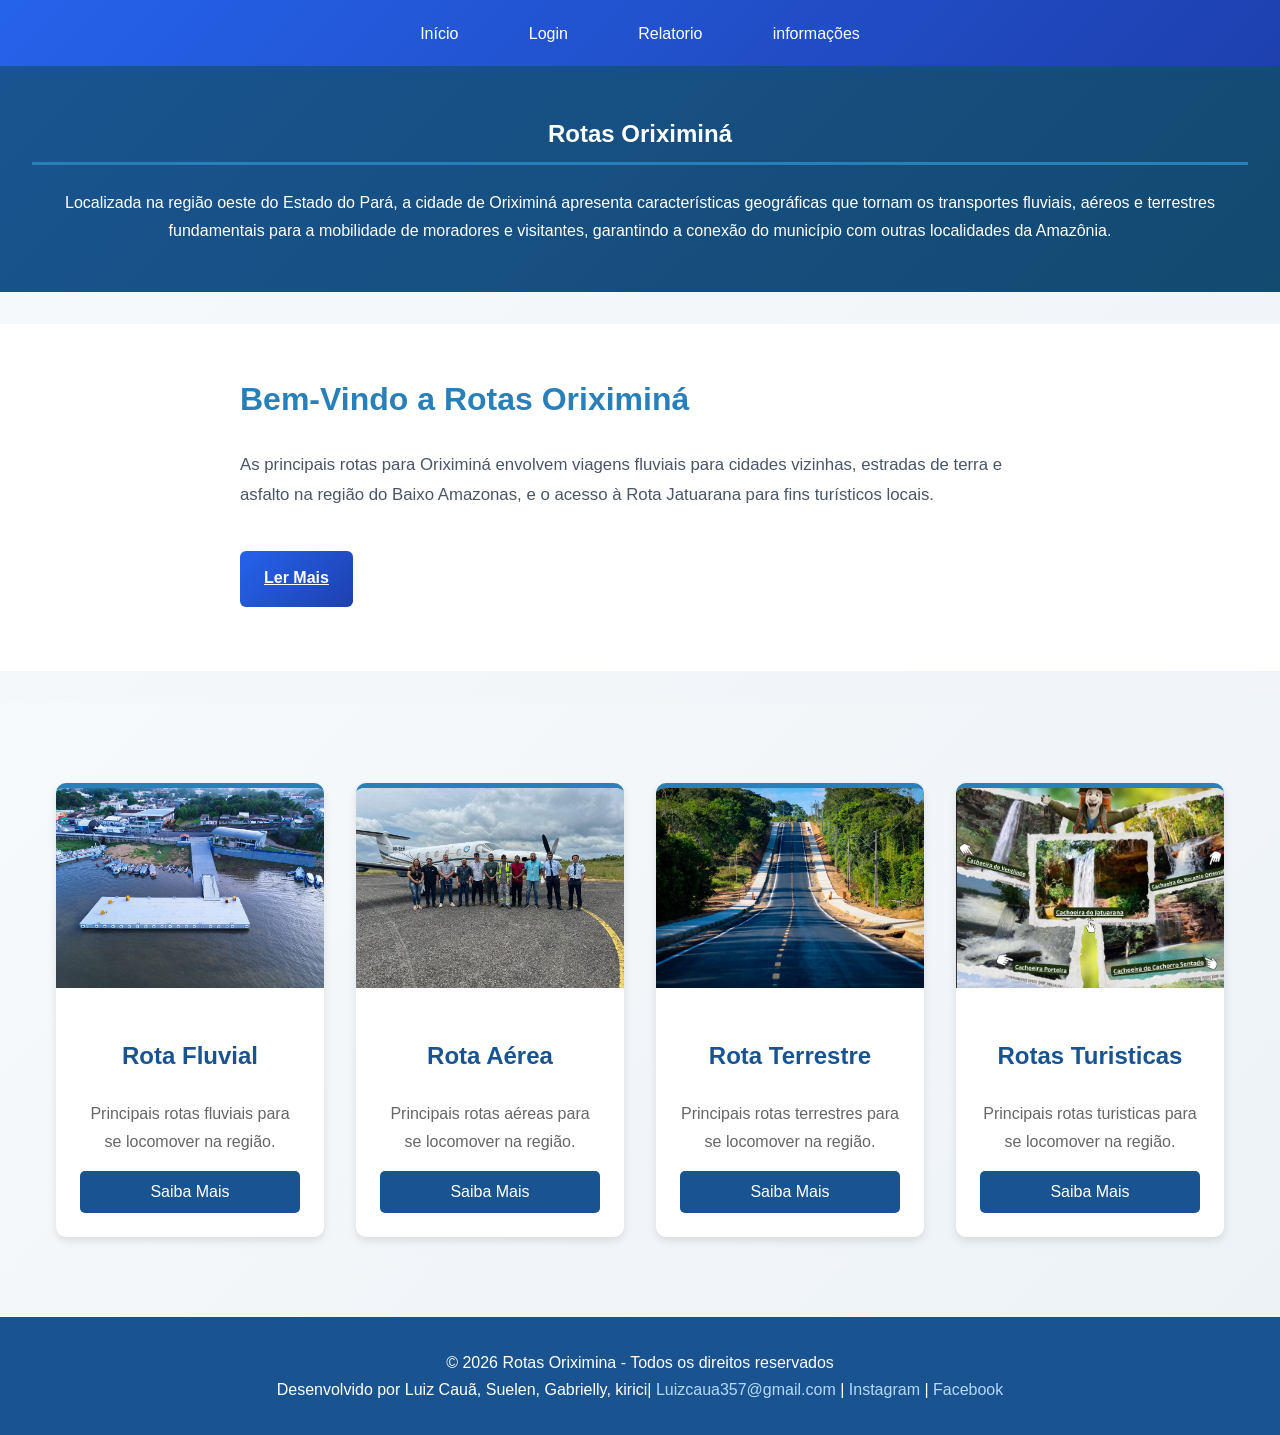
<file: index.html>
<!doctype html>
<html xmlns="http://www.w3.org/1999/xhtml" lang="pt-BR" xml:lang="pt-BR">
    <head>
        <meta charset="utf-8">
        <title>Rotas Oriximina</title>
 <link rel="stylesheet" href="css/style.css">
</head>
<body>
 <header>
    <nav>
        <ul>
            <li><a href="index.html">Início</a></li>
            <li><a href="login.html">Login</a></li>
            <li><a href="relatorio.html">Relatorio</a></li>
             <li><a href="painel.html">informações</a></li>

        </ul>
    </nav>
       </header>
       <section class="banner">
 <h1>Rotas Oriximiná</h1>
    <p>Localizada na região oeste do Estado do Pará, a cidade de Oriximiná apresenta características geográficas que tornam os transportes fluviais, aéreos e terrestres fundamentais para a mobilidade de moradores e visitantes, garantindo a conexão do município com outras localidades da Amazônia.</p>
       </section>
       <div class="about">
            <div class="container">
                <div class="about-content">
                    <div class="section-header">
                        <h2>Bem-Vindo a Rotas Oriximiná</h2>
                    </div>
                    <div class="about-text">
                        <p>
                            As principais rotas para Oriximiná envolvem viagens fluviais para cidades vizinhas, estradas de terra e asfalto na região do Baixo Amazonas, e o acesso à Rota Jatuarana para fins turísticos locais.
                        </p>
                        <a class="btn" href="#cards">Ler Mais</a>
                    </div>
                </div>
            </div>
        </div>

        <section class="cards-section" id="cards">
            <div class="container">
                <section class="cards">
            <article class="card">
                             <img src="img/fluvial.jpg"  lealt="Imagem porto">
                <h2>Rota Fluvial</h2>
                <p>Principais rotas fluviais para se locomover na região.</p>
                <button>Saiba Mais</button>
            </article>

            <article class="card">
                <img src="img/aereo.jpeg" alt="Imagem aeroporto">
                <h2>Rota Aérea</h2>
                <p>Principais rotas aéreas para se locomover na região.</p>
                <button>Saiba Mais</button>
            </article>

            <article class="card">
                <img src="img/terrestre.jpeg" alt="Imagem estrada">
                <h2>Rota Terrestre</h2>
                <p>Principais rotas terrestres para se locomover na região.</p>
                <button>Saiba Mais</button>
            </article>
            <article class="card">
                <img src="img/pontos_turisticos.jpg" alt="Imagem estrada">
                <h2>Rotas Turisticas</h2>
                <p>Principais rotas turisticas para se locomover na região.</p>
                <button>Saiba Mais</button>
            </article>
                </section>
            </div>
        </section>

        <footer>
    <p>
      &copy; 2026 Rotas Oriximina - Todos os direitos reservados<br>
      Desenvolvido por Luiz Cauã, Suelen, Gabrielly, kirici| 
    <a href="mailto:exemplo@educ.edu.br">Luizcaua357@gmail.com</a> |
    <a href="https://www.instagram.com/luiz.cos05/" target="_blank">Instagram</a> |
    <a href="https://www.facebook.com/profile.php?id=100088877208780" target="_blank">Facebook</a>
    </p>
  </footer>
</body>
</html>
</file>
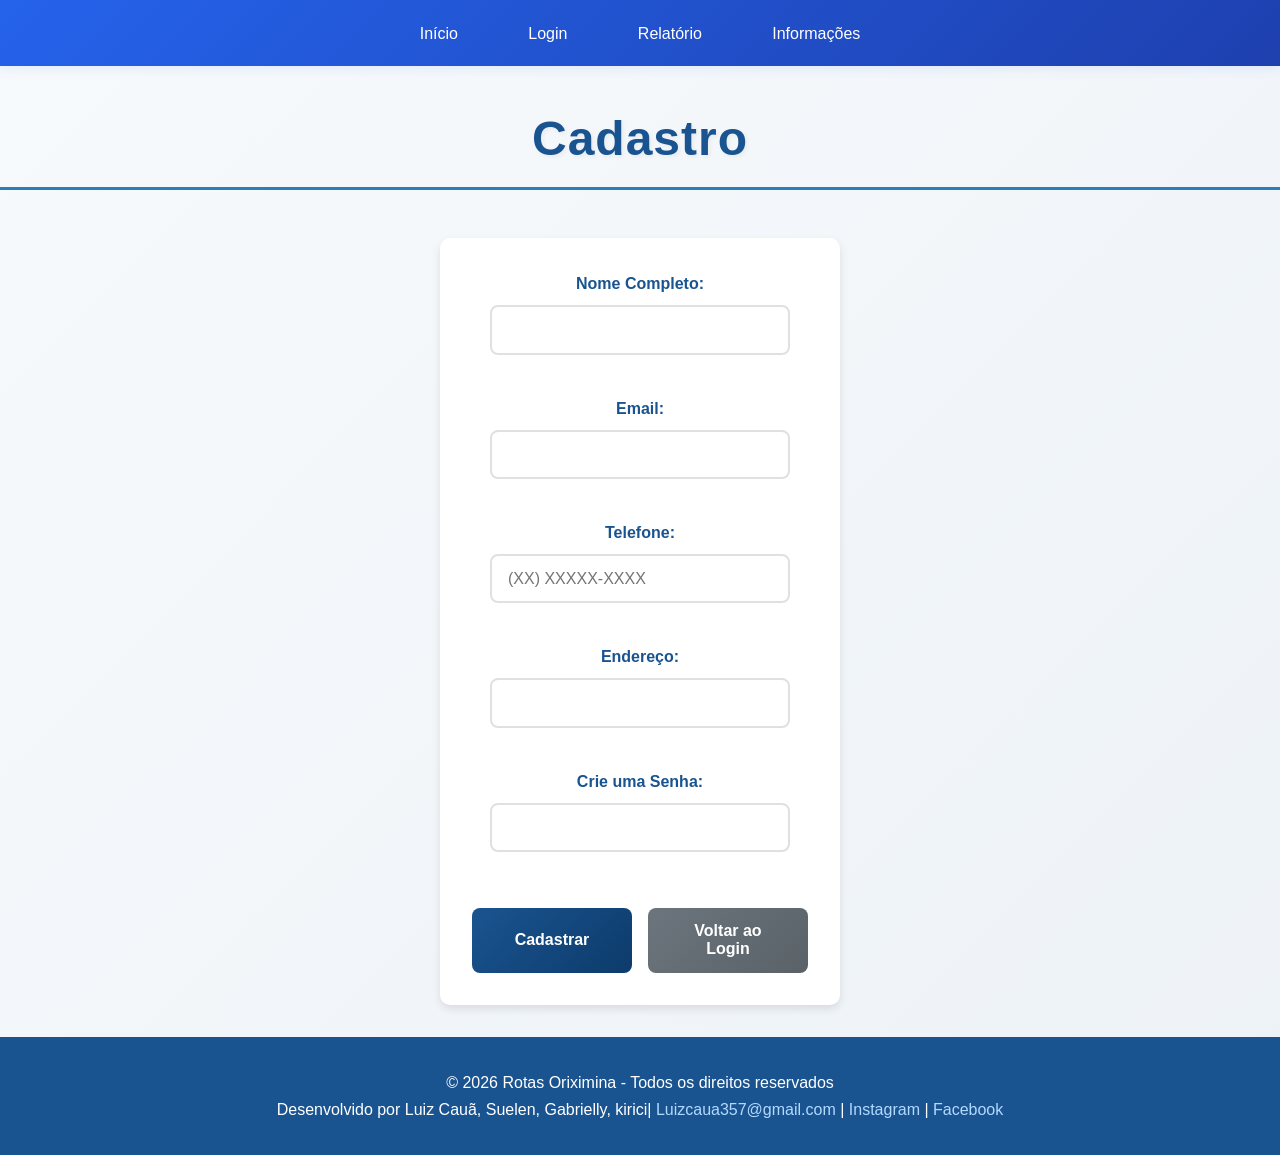
<file: cadastro.html>
<!DOCTYPE html>
<html lang="pt-BR">
<head>
  <meta charset="UTF-8">
  <meta name="viewport" content="width=device-width, initial-scale=1.0">
  <title>Rotas Oriximina - Cadastro</title>
  <link rel="stylesheet" href="css/style.css">
</head>
<body>
  <header>
    <nav>
      <ul>
        <li><a href="index.html">Início</a></li>
        <li><a href="login.html">Login</a></li>
        <li><a href="relatorio.html">Relatório</a></li>
        <li><a href="painel.html">Informações</a></li>
      </ul>
    </nav>
  </header>
 
  <main>
    <h1 class="page-title">Cadastro</h1>
    <div class="form-container">
      <form class="login-form">
        <div class="form-group">
          <label for="nome">Nome Completo:</label>
          <input type="text" id="nome" name="nome" required>
        </div>
        
        <div class="form-group">
          <label for="email">Email:</label>
          <input type="email" id="email" name="email" required>
        </div>

        <div class="form-group">
          <label for="telefone">Telefone:</label>
          <input type="tel" id="telefone" name="telefone" placeholder="(XX) XXXXX-XXXX">
        </div>

        <div class="form-group">
          <label for="endereco">Endereço:</label>
          <input type="text" id="endereco" name="endereco">
        </div>


        <div class="form-group">
          <label for="senha">Crie uma Senha:</label>
          <input type="password" id="password" name="senha" required>
        </div>

        <div class="button-group">
          <button type="submit">Cadastrar</button>
          <button type="button" onclick="window.location.href='login.html'">Voltar ao Login</button>
        </div>
      </form>
    </div>
  </main>

  <footer>
    <p>
      &copy; 2026 Rotas Oriximina - Todos os direitos reservados<br>
      Desenvolvido por Luiz Cauã, Suelen, Gabrielly, kirici| 
    <a href="mailto:exemplo@educ.edu.br">Luizcaua357@gmail.com</a> |
    <a href="https://www.instagram.com/luiz.cos05/" target="_blank">Instagram</a> |
    <a href="https://www.facebook.com/profile.php?id=100088877208780" target="_blank">Facebook</a>
    </p>
  </footer>
</body>
</html>
</file>
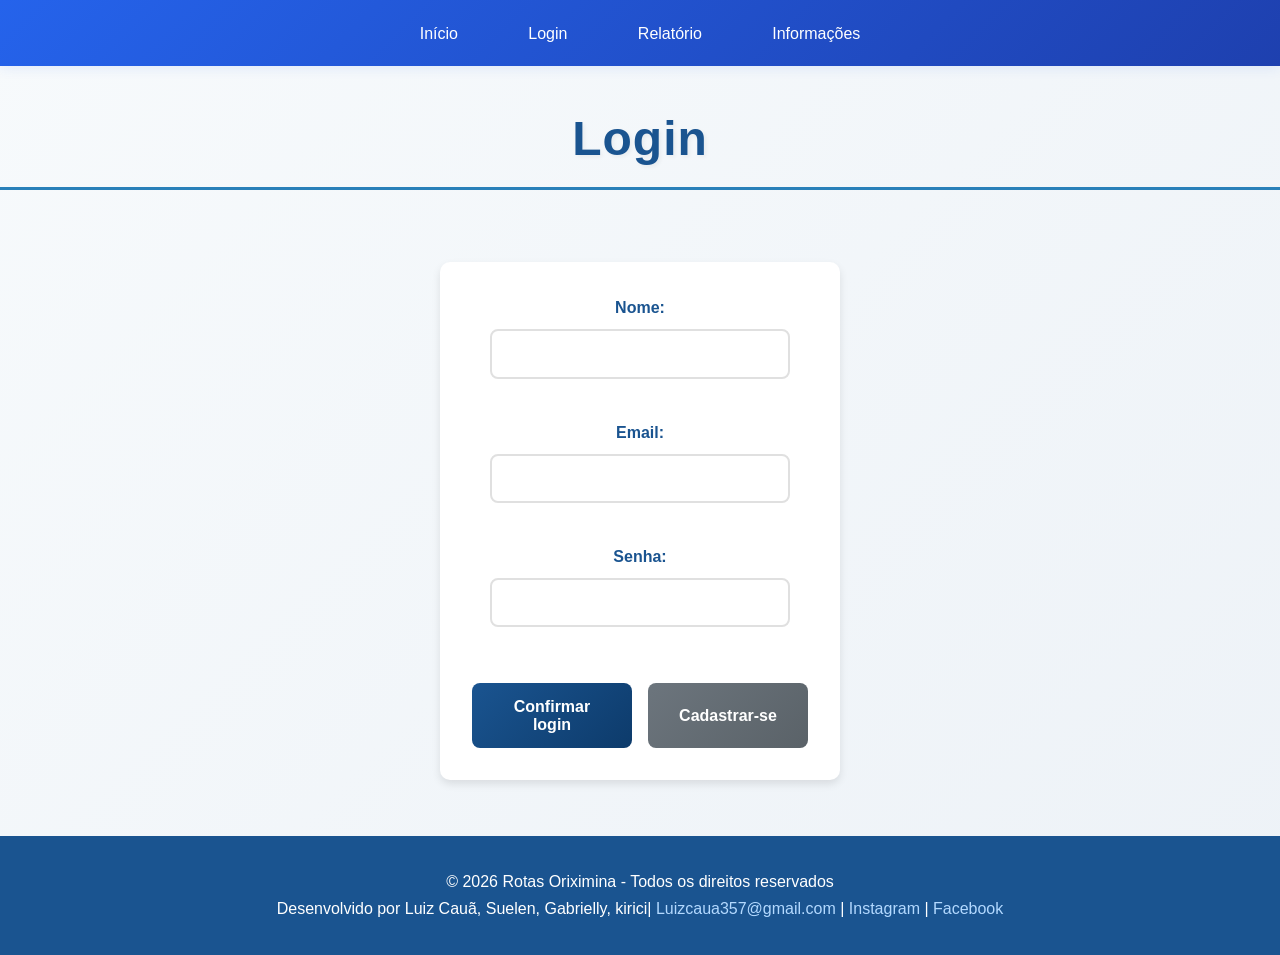
<file: login.html>
<!DOCTYPE html>
<html lang="pt-BR">
<head>
  <meta charset="UTF-8">
  <meta name="viewport" content="width=device-width, initial-scale=1.0">
  <title>Rotas Oriximina - Login</title>
  <link rel="stylesheet" href="css/style.css">
</head>
<body>
  <header>
    <nav>
      <ul>
        <li><a href="index.html">Início</a></li>
        <li><a href="login.html">Login</a></li>
        <li><a href="relatorio.html">Relatório</a></li>
        <li><a href="painel.html">Informações</a></li>
      </ul>
    </nav>
  </header>

  <main>
    <h1 class="page-title">Login</h1>
    <div class="form-container">
      <form class="login-form">
        <div class="form-group">
          <label for="nome">Nome:</label>
          <input type="text" id="nome" name="nome" required>
        </div>
        
        <div class="form-group">
          <label for="email">Email:</label>
          <input type="text" id="email" name="email" required>
        </div>

        <div class="form-group">
          <label for="senha">Senha:</label>
          <input type="password" id="password" name="senha" required>
        </div>

        <div class="button-group">
          <button type="submit">Confirmar login</button>
          <button type="button" onclick="window.location.href='cadastro.html'">Cadastrar-se</button>
        </div>
      </form>
    </div>
  </main>

   <footer>
    <p>
      &copy; 2026 Rotas Oriximina - Todos os direitos reservados<br>
      Desenvolvido por Luiz Cauã, Suelen, Gabrielly, kirici| 
    <a href="mailto:exemplo@educ.edu.br">Luizcaua357@gmail.com</a> |
    <a href="https://www.instagram.com/luiz.cos05/" target="_blank">Instagram</a> |
    <a href="https://www.facebook.com/profile.php?id=100088877208780" target="_blank">Facebook</a>
</p>
  </footer>
  </body>
</html>
</file>
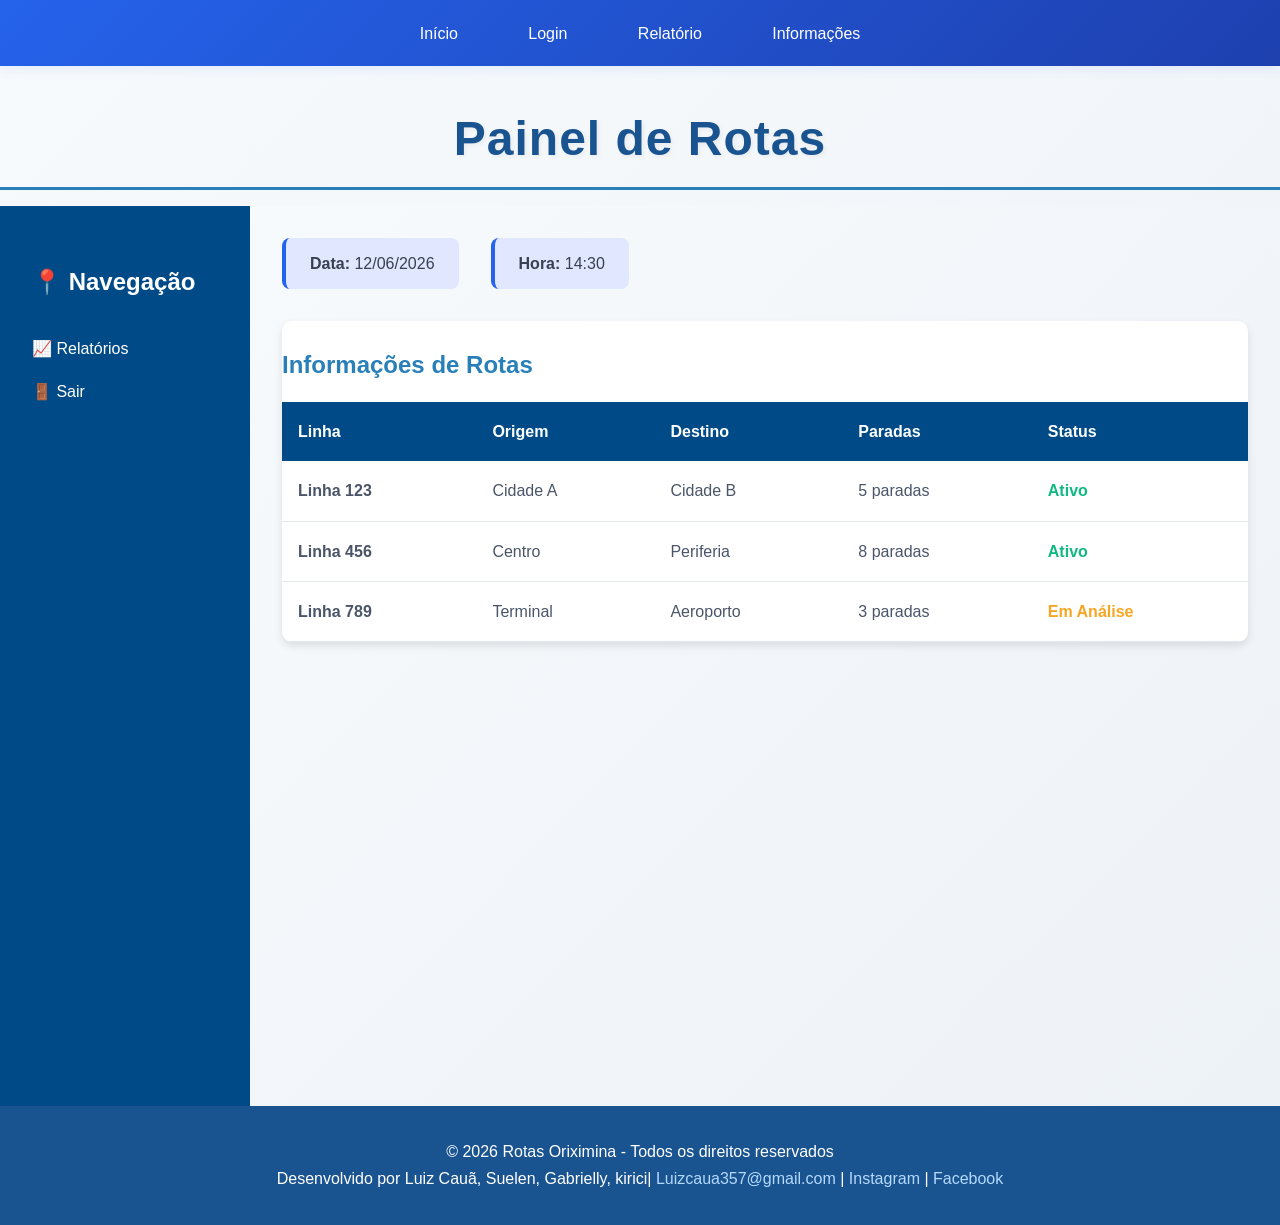
<file: painel.html>
<!DOCTYPE html>
<html lang="pt-BR">
<head>
    <meta charset="UTF-8">
    <meta http-equiv="X-UA-Compatible" content="IE=edge">
    <meta name="viewport" content="width=device-width, initial-scale=1.0">
    <title>Painel de Informações - Rotas Oriximina</title>
    <link rel="stylesheet" href="css/style.css">
</head>
<body>
    <header>
        <nav>
            <ul>
                <li><a href="index.html">Início</a></li>
                <li><a href="login.html">Login</a></li>
                <li><a href="relatorio.html">Relatório</a></li>
                <li><a href="painel.html">Informações</a></li>

            </ul>
        </nav>
    </header>

    <main>
        <h1 class="page-title">Painel de Rotas</h1>
        <div class="system-layout">
            <aside class="sidebar">
                <h2>📍 Navegação</h2>
                <ul>
                    <li><a href="relatorio.html">📈 Relatórios</a></li>
                    <li><a href="index.html">🚪 Sair</a></li>
                </ul>
            </aside>

            <div class="main-content">
                <div class="info-linha">
                    <span class="data"><strong>Data:</strong> 12/06/2026</span>
                    <span class="hora"><strong>Hora:</strong> 14:30</span>
                </div>

                <div class="table-container">
                    <h2>Informações de Rotas</h2>
                    <table>
                        <thead>
                            <tr>
                                <th>Linha</th>
                                <th>Origem</th>
                                <th>Destino</th>
                                <th>Paradas</th>
                                <th>Status</th>
                            </tr>
                        </thead>
                        <tbody>
                            <tr>
                                <td><strong>Linha 123</strong></td>
                                <td>Cidade A</td>
                                <td>Cidade B</td>
                                <td>5 paradas</td>
                                <td class="status-ativo">Ativo</td>
                            </tr>
                            <tr>
                                <td><strong>Linha 456</strong></td>
                                <td>Centro</td>
                                <td>Periferia</td>
                                <td>8 paradas</td>
                                <td class="status-ativo">Ativo</td>
                            </tr>
                            <tr>
                                <td><strong>Linha 789</strong></td>
                                <td>Terminal</td>
                                <td>Aeroporto</td>
                                <td>3 paradas</td>
                                <td class="status-em-analise">Em Análise</td>
                            </tr>
                        </tbody>
                    </table>
                </div>
                    </form>
                </div>
            </div>
        </div>
    </main>
    <footer>
    <p>
      &copy; 2026 Rotas Oriximina - Todos os direitos reservados<br>
      Desenvolvido por Luiz Cauã, Suelen, Gabrielly, kirici| 
    <a href="mailto:exemplo@educ.edu.br">Luizcaua357@gmail.com</a> |
    <a href="https://www.instagram.com/luiz.cos05/" target="_blank">Instagram</a> |
    <a href="https://www.facebook.com/profile.php?id=100088877208780" target="_blank">Facebook</a>
    </p>
  </footer>
</body>
</html>
</file>
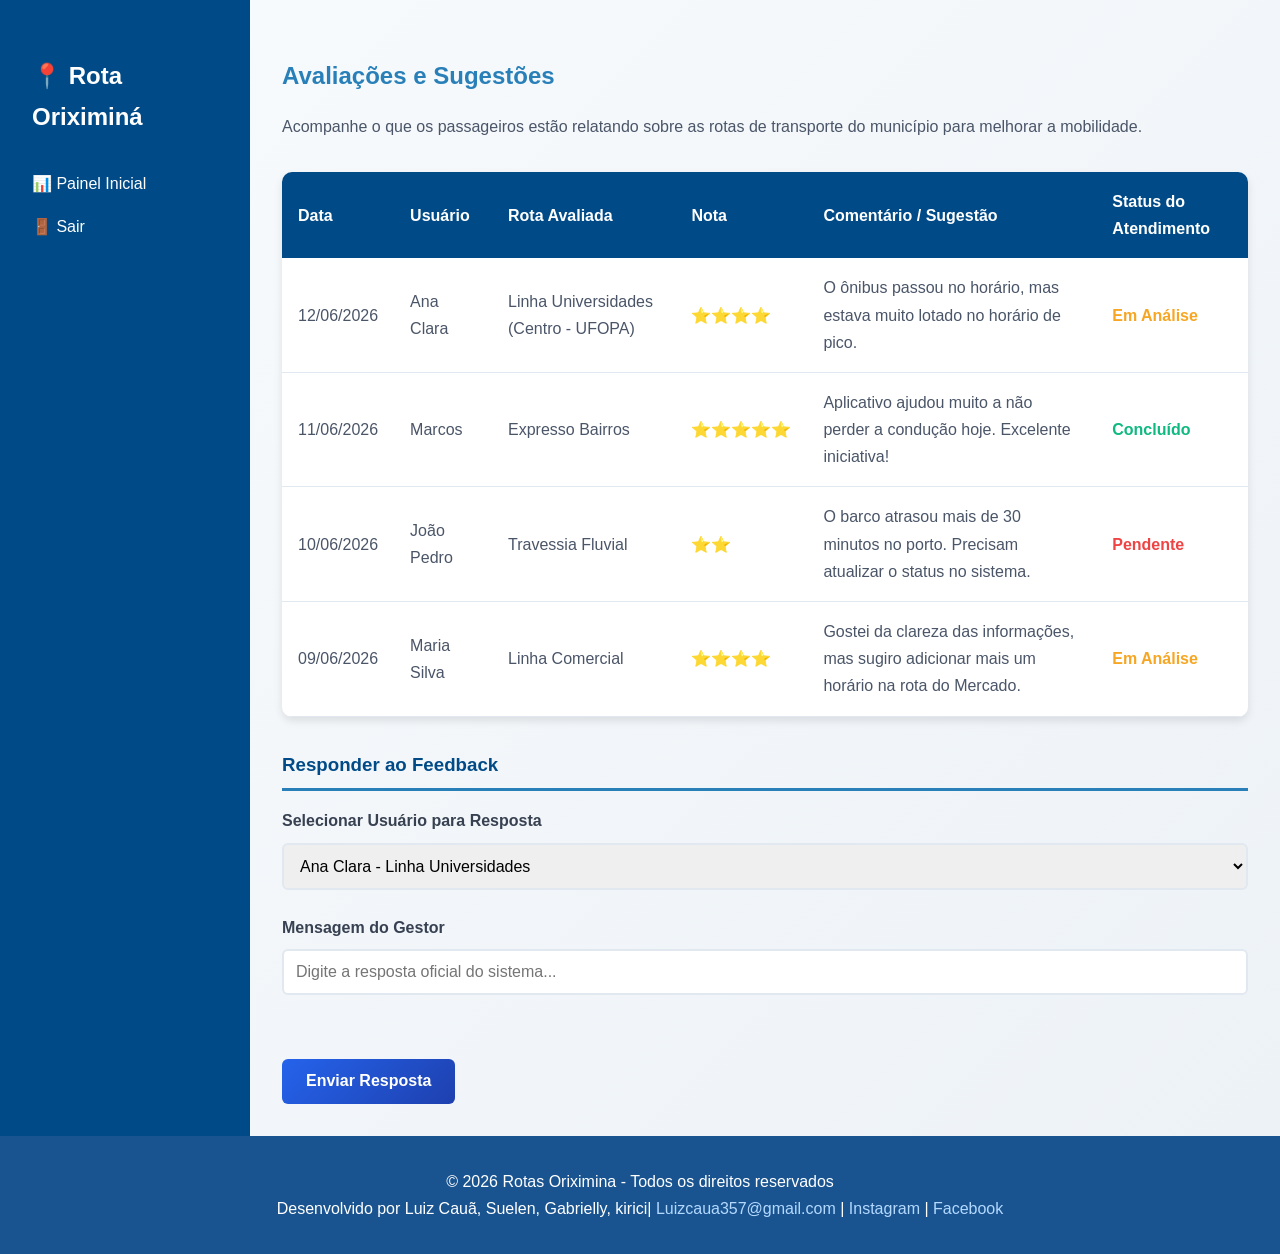
<file: relatorio.html>
<!doctype html>
<html xmlns="http://www.w3.org/1999/xhtml" lang="pt-BR" xml:lang="pt-BR">
    <head>
        <meta charset="utf-8">
        <title>Rotas Oriximina</title>
 <link rel="stylesheet" href="css/style.css">
</head>
<body>
    <div class="system-layout">
        <aside class="sidebar">
        <h2>📍 Rota Oriximiná</h2>
        <ul>
        <li><a href="painel.html">📊 Painel Inicial</a></li>
            <li><a href="index.html">🚪 Sair</a></li>
            </ul>
        </aside>
        <main class="main-content">
            <h2>Avaliações e Sugestões</h2>
            <p>Acompanhe o que os passageiros estão relatando sobre as rotas de transporte do município para melhorar a mobilidade.</p>
            <div class="table-container">
                <table>
                    <thead>
                        <tr>
                            <th>Data</th>
                            <th>Usuário</th>
                            <th>Rota Avaliada</th>
                            <th>Nota</th>
                            <th>Comentário / Sugestão</th>
                            <th>Status do Atendimento</th>
                        </tr>
                    </thead>
                    <tbody>
                        <tr>
                            <td>12/06/2026</td>
                            <td>Ana Clara</td>
                            <td>Linha Universidades (Centro - UFOPA)</td>
                            <td>⭐⭐⭐⭐</td>
                            <td>O ônibus passou no horário, mas estava muito lotado no horário de pico.</td>
                            <td class="status-em-analise">Em Análise</td>
                        </tr>
                        <tr>
                            <td>11/06/2026</td>
                            <td>Marcos</td>
                            <td>Expresso Bairros</td>
                            <td>⭐⭐⭐⭐⭐</td>
                            <td>Aplicativo ajudou muito a não perder a condução hoje. Excelente iniciativa!</td>
                            <td class="status-ativo">Concluído</td>
                        </tr>
                        <tr>
                            <td>10/06/2026</td>
                            <td>João Pedro</td>
                            <td>Travessia Fluvial</td>
                            <td>⭐⭐</td>
                            <td>O barco atrasou mais de 30 minutos no porto. Precisam atualizar o status no sistema.</td>
                            <td class="status-inativo">Pendente</td>
                        </tr>
                        <tr>
                            <td>09/06/2026</td>
                            <td>Maria Silva</td>
                            <td>Linha Comercial</td>
                            <td>⭐⭐⭐⭐</td>
                            <td>Gostei da clareza das informações, mas sugiro adicionar mais um horário na rota do Mercado.</td>
                            <td class="status-em-analise">Em Análise</td>
                        </tr>
                    </tbody>
                </table>
            </div>

            <!-- Formulário opcional para envio de resposta ao feedback -->
            <div class="feedback-form">
                <h3 class="form-title">Responder ao Feedback</h3>
                <form action="#" method="GET">
                    <div class="input-group">
                        <label for="idFeedback">Selecionar Usuário para Resposta</label>
                        <select id="idFeedback">
                            <option value="1">Ana Clara - Linha Universidades</option>
                            <option value="2">João Pedro - Travessia Fluvial</option>
                            <option value="3">Maria Silva - Linha Comercial</option>
                        </select>
                    </div>
                    <div class="input-group">
                        <label for="resposta">Mensagem do Gestor</label>
                        <input type="text" id="resposta" placeholder="Digite a resposta oficial do sistema..." required>
                    </div>
 <button type="button" class="btn">Enviar Resposta</button>
</form>
 </div>
</main>
</div>
     <footer>
    <p>
      &copy; 2026 Rotas Oriximina - Todos os direitos reservados<br>
      Desenvolvido por Luiz Cauã, Suelen, Gabrielly, kirici| 
    <a href="mailto:exemplo@educ.edu.br">Luizcaua357@gmail.com</a> |
    <a href="https://www.instagram.com/luiz.cos05/" target="_blank">Instagram</a> |
    <a href="https://www.facebook.com/profile.php?id=100088877208780" target="_blank">Facebook</a>
    </p>
  </footer>
</body>
</html>
</file>
<file: css/style.css>
* {
    margin: 0;
    padding: 0;
    box-sizing: border-box;
}
body {
    font-family: -apple-system, BlinkMacSystemFont, 'Segoe UI', 'Roboto', 'Oxygen', 'Ubuntu', 'Cantarell', sans-serif;
    line-height: 1.7;
    color: #4a5568;
    background: linear-gradient(135deg, #f7fafc 0%, #edf2f7 100%);
    min-height: 100vh;
}
header {
    background: linear-gradient(135deg, #2563eb 0%, #1e40af 100%);
    padding: 1.2rem 0;
    position: sticky;
    top: 0;
    z-index: 100;
    box-shadow: 0 2px 12px rgba(37, 99, 235, 0.1);
}
nav ul {
    list-style: none;
    display: flex;
    justify-content: center;
    gap: 2rem;
    flex-wrap: wrap;
}
nav a {
    color: white;
    text-decoration: none;
    font-weight: 500;
    padding: 0.6rem 1.2rem;
    transition: all 0.3s cubic-bezier(0.4, 0, 0.2, 1);
    border-radius: 6px;
}
nav a:hover {
    background-color: rgba(255, 255, 255, 0.1);
    transform: translateY(-2px);
}
.banner {
    background: linear-gradient(135deg, #1a5490, #124a70);
    color: white;
    padding: 3rem 2rem;
    text-align: center;
    margin-bottom: 2rem;
}
.login-header {
    background: linear-gradient(135deg, #1a5490, #124a70);
    color: white;
    padding: 3rem 2rem;
    text-align: center;
    margin-bottom: 2rem;
}
h1 {
    color: #ffffff;
    margin-bottom: 1.5rem;
    border-bottom: 3px solid #2980b9;
    padding-bottom: 0.5rem;
}
h2 {
    color: #2980b9;
    margin-top: 1.5rem;
    margin-bottom: 1rem;
}
h3 {
    color: #ffffff;
    margin-bottom: 1.5rem;
    border-bottom: 3px solid #2980b9;
    padding-bottom: 0.5rem;
}
.cards {
    display: grid;
    grid-template-columns: repeat(auto-fit, minmax(250px, 1fr));
    gap: 2rem;
    margin: 2rem 0;
}
.card {
    background-color: white;
    padding: 0;
    border-radius: 10px;
    box-shadow: 0 4px 8px rgba(0, 0, 0, 0.1);
    transition: transform 0.3s ease, box-shadow 0.3s ease;
    text-align: center;
    border-top: 5px solid #2980b9;
    overflow: hidden;
    display: flex;
    flex-direction: column;
}
.card:hover {
    transform: translateY(-10px);
    box-shadow: 0 8px 16px rgba(0, 0, 0, 0.2);
}
.card h2 {
    margin-bottom: 1rem;
    color: #1a5490;
    padding: 1.5rem 1.5rem 0.5rem;
}
.card img {
    width: 100%;
    height: 200px;
    object-fit: cover;
    border-radius: 0;
    margin-bottom: 0;
    display: block;
}
.card p {
    margin-bottom: 1rem;
    color: #666;
    padding: 0 1.5rem;
}
.card button {
    margin: 0 1.5rem 1.5rem;
}

input {
    width: auto;
    padding: 0.75rem;
    margin-bottom: 1rem;
    border: 1px solid #ccc;
    border-radius: 5px;
}

label {
    display: block;
    margin-bottom: auto;
    font-weight: bold;
    color: #333;
}
button {
 background-color: #1a5490;
 color: white;
border: none;
padding: 0.75rem 1.5rem;
border-radius: 5px;
 cursor: pointer;
font-size: 1rem;
 transition: background-color 0.3s ease;
}
button:hover {
    background-color: #0d3b6b;
}
.form-container {
    display: flex;
    justify-content: center;
    align-items: center;
    min-height: 70vh;
    padding: 2rem;
}
.login-form {
    background-color: white;
    padding: 2rem;
    border-radius: 10px;
    box-shadow: 0 4px 8px rgba(0, 0, 0, 0.1);
    max-width: 400px;
    width: 100%;
    text-align: center;
}
.form-group {
    margin-bottom: 1.5rem;
    display: flex;
    flex-direction: column;
    align-items: center;
}
.form-group label {
    margin-bottom: 0.5rem;
    font-weight: bold;
    color: #1a5490;
}
.form-group input {
    width: 100%;
    max-width: 300px;
    padding: 0.85rem 1rem;
    border: 2px solid #e0e0e0;
    border-radius: 8px;
    font-size: 1rem;
}
.form-group input:focus {
    outline: none;
    border-color: #1a5490;
    background-color: white;
    box-shadow: 0 0 0 3px rgba(26, 84, 144, 0.1);
}
.button-group {
    display: flex;
    gap: 1rem;
    justify-content: center;
    margin-top: 2.5rem;
    flex-wrap: wrap;
}
.button-group button {
    flex: 1;
    max-width: 170px;
    padding: 0.9rem 1.5rem;
    font-weight: bold;
    font-size: 1rem;
    border-radius: 8px;
    border: none;
    cursor: pointer;
    transition: all 0.3s ease;
}
.button-group button[type="submit"] {
    background: linear-gradient(135deg, #1a5490 0%, #0d3b6b 100%);
    color: white;
}
.button-group button[type="submit"]:hover {
    background: linear-gradient(135deg, #0d3b6b 0%, #082856 100%);
    transform: translateY(-2px);
    box-shadow: 0 8px 20px rgba(26, 84, 144, 0.3);
}
.button-group button[type="button"] {
    background: linear-gradient(135deg, #6c757d 0%, #5a6268 100%);
    color: white;
}
.button-group button[type="button"]:hover {
    background: linear-gradient(135deg, #5a6268 0%, #495057 100%);
    transform: translateY(-2px);
    box-shadow: 0 8px 20px rgba(108, 117, 125, 0.3);
}
.page-title {
    text-align: center;
    font-size: 3rem;
    color: #1a5490;
    margin: 2rem 0 1rem 0;
    font-weight: 700;
    letter-spacing: 1px;
    text-shadow: 2px 2px 4px rgba(0, 0, 0, 0.05);
}
footer {
    background-color: #1a5490;
    color: white;
    padding: 2rem;
    text-align: center;
    margin-top: auto;
}
footer a {
    color: #b3d9ff;
    text-decoration: none;
    transition: all 0.3s ease;
}
footer a:hover {
    color: #ffffff;
    text-decoration: underline;
}
.sidebar {
    width: 250px;
    background-color: #004b87;
    padding: 2rem;
    color: white;
}
.sidebar h2 {
    color: white;
    margin-bottom: 2rem;
    border: none;
}
.sidebar ul {
    list-style: none;
}
.sidebar li {
    margin-bottom: 1rem;
}
.sidebar a {
    color: white;
    text-decoration: none;
    font-size: 1rem;
    transition: opacity 0.3s ease;
}
.sidebar a:hover {
    opacity: 0.8;
}
.system-layout {
    display: flex;
    min-height: 100vh;
}
.main-content {
    flex: 1;
    padding: 2rem;
    background: linear-gradient(135deg, #f7fafc 0%, #edf2f7 100%);
}
.table-container {
    background: white;
    border-radius: 10px;
    overflow: hidden;
    box-shadow: 0 4px 8px rgba(0, 0, 0, 0.1);
    margin: 2rem 0;
}
table {
    width: 100%;
    border-collapse: collapse;
}
table thead {
    background-color: #004b87;
    color: white;
}
table th {
    padding: 1rem;
    text-align: left;
    font-weight: 600;
}
table td {
    padding: 1rem;
    border-bottom: 1px solid #e2e8f0;
}
table tbody tr:hover {
    background-color: #f8f9fa;
}
.status-em-analise {
    color: #f6a623;
    font-weight: bold;
}
.status-ativo {
    color: #10b981;
    font-weight: bold;
}
.status-inativo {
    color: #ef4444;
    font-weight: bold;
}
.form-title {
    color: #004b87;
    margin-bottom: 1rem;
}
.feedback-form {
    margin-top: 2rem;
    max-width: 100%;
}
.input-group {
    margin-bottom: 1.5rem;
    display: flex;
    flex-direction: column;
}
.input-group label {
    margin-bottom: 0.5rem;
    font-weight: 600;
    color: #374151;
}
.input-group input,
.input-group select {
    padding: 0.75rem;
    border: 2px solid #e2e8f0;
    border-radius: 6px;
    font-size: 1rem;
    transition: all 0.3s ease;
}
.input-group input:focus,
.input-group select:focus {
    outline: none;
    border-color: #2563eb;
    box-shadow: 0 0 0 3px rgba(37, 99, 235, 0.1);
}
.btn {
    background: linear-gradient(135deg, #2563eb 0%, #1e40af 100%);
    color: white;
    padding: 0.85rem 1.5rem;
    border: none;
    border-radius: 6px;
    font-weight: 600;
    cursor: pointer;
    transition: all 0.3s ease;
}
.btn:hover {
    transform: translateY(-2px);
    box-shadow: 0 8px 16px rgba(37, 99, 235, 0.2);
    text-decoration: none;
}

.btn {
    display: inline-block;
    margin-top: 1.5rem;
    margin-bottom: 0;
}

.about {
    padding: 3rem 2rem;
    background: white;
    margin: 2rem 0;
}

.container {
    max-width: 1200px;
    margin: 0 auto;
    padding: 0 1rem;
}

.about-content {
    max-width: 800px;
    margin: 0 auto;
}

.section-header {
    margin-bottom: 1.5rem;
}

.section-header h2 {
    font-size: 2rem;
    margin-top: 0;
}

.about-text {
    line-height: 1.8;
    margin-bottom: 1rem;
}

.about-text p {
    color: #4a5568;
    margin-bottom: 1rem;
    font-size: 1.05rem;
}

.cards-section {
    padding: 3rem 2rem;
    background: linear-gradient(135deg, #f7fafc 0%, #edf2f7 100%);
}

.info-linha {
    display: flex;
    gap: 2rem;
    margin-bottom: 1.5rem;
    flex-wrap: wrap;
}

.data, .hora, .linha, .origem, .destino, .seta {
    font-weight: 500;
    color: #374151;
}

.data, .hora {
    padding: 0.75rem 1.5rem;
    background: #e0e7ff;
    border-radius: 8px;
    border-left: 4px solid #2563eb;
}
</file>
